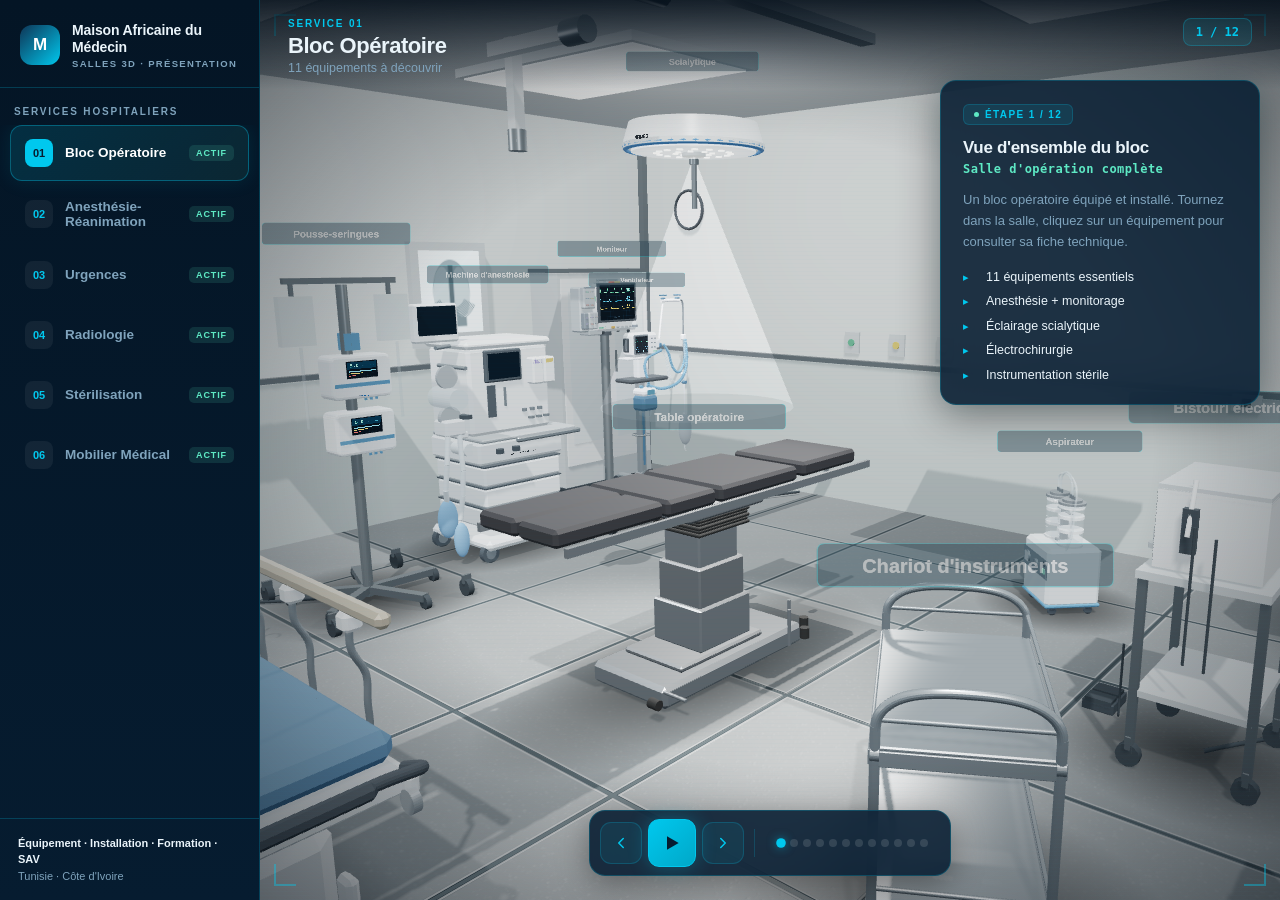
<file: index.html>
<!DOCTYPE html>
<html lang="fr">
<head>
<meta charset="utf-8">
<meta name="viewport" content="width=device-width, initial-scale=1, viewport-fit=cover">
<title>Salles 3D — La Maison Africaine du Médecin</title>
<link rel="icon" href="data:image/svg+xml,%3Csvg xmlns='http://www.w3.org/2000/svg' viewBox='0 0 64 64'%3E%3Crect width='64' height='64' rx='12' fill='%230B141A'/%3E%3Ctext x='32' y='45' font-size='38' font-family='Arial' font-weight='700' text-anchor='middle' fill='%2334D3E0'%3EM%3C/text%3E%3C/svg%3E">
<link rel="stylesheet" href="css/salles.css?v=20261020l">
</head>
<body>

<div class="app">

  <!-- ============ SIDEBAR ============ -->
  <aside class="sidebar">
    <div class="sidebar__brand">
      <div class="sidebar__mark">M</div>
      <div class="sidebar__title">
        Maison Africaine du Médecin
        <small>Salles 3D · Présentation</small>
      </div>
    </div>

    <div class="sidebar__section">Services hospitaliers</div>

    <nav class="sidebar__nav">
      <button class="svc-btn active" data-service="bloc">
        <span class="svc-btn__num">01</span>
        Bloc Opératoire
        <span class="svc-btn__badge">Actif</span>
      </button>

      <button class="svc-btn" data-service="anesthesie">
        <span class="svc-btn__num">02</span>
        Anesthésie-Réanimation
        <span class="svc-btn__badge">Actif</span>
      </button>

      <button class="svc-btn" data-service="urgences">
        <span class="svc-btn__num">03</span>
        Urgences
        <span class="svc-btn__badge">Actif</span>
      </button>

      <button class="svc-btn" data-service="radiologie">
        <span class="svc-btn__num">04</span>
        Radiologie
        <span class="svc-btn__badge">Actif</span>
      </button>

      <button class="svc-btn" data-service="sterilisation">
        <span class="svc-btn__num">05</span>
        Stérilisation
        <span class="svc-btn__badge">Actif</span>
      </button>

      <button class="svc-btn" data-service="mobilier">
        <span class="svc-btn__num">06</span>
        Mobilier Médical
        <span class="svc-btn__badge">Actif</span>
      </button>
    </nav>

    <div class="sidebar__foot">
      <b>Équipement · Installation · Formation · SAV</b><br>
      Tunisie · Côte d'Ivoire
    </div>
  </aside>

  <!-- mobile sidebar backdrop -->
  <div class="sidebar-backdrop"></div>

  <!-- ============ VIEWPORT ============ -->
  <main class="viewport">
    <canvas id="c3d"></canvas>
    <div class="scanlines"></div>

    <!-- HUD corners -->
    <div class="hud-corner tl"></div>
    <div class="hud-corner tr"></div>
    <div class="hud-corner bl"></div>
    <div class="hud-corner br"></div>

    <!-- mobile menu toggle -->
    <button class="menu-toggle" id="menuToggle" aria-label="Menu">
      <svg viewBox="0 0 24 24"><path d="M4 6h16M4 12h16M4 18h16"/></svg>
    </button>

    <!-- top bar -->
    <div class="topbar">
      <div>
        <div class="topbar__num" id="topbarNum">Service 01</div>
        <div class="topbar__title" id="topbarTitle">Bloc Opératoire</div>
        <div class="topbar__sub" id="topbarSub">11 équipements à découvrir</div>
      </div>
      <div class="topbar__count" id="topbarCount">1 / 12</div>
    </div>

    <!-- info panel -->
    <div class="info-panel" id="infoPanel">
      <div class="info-panel__step"><i></i> <span id="infoStep">Étape 1 / 12</span></div>
      <div class="info-panel__title" id="infoTitle">Vue d'ensemble</div>
      <div class="info-panel__model" id="infoModel">Salle d'opération complète</div>
      <p class="info-panel__desc" id="infoDesc">Description…</p>
      <ul class="info-panel__specs" id="infoSpecs"></ul>
    </div>

    <!-- tour controls -->
    <div class="tour-bar">
      <button class="tour-btn" id="btnPrev" title="Précédent">
        <svg viewBox="0 0 24 24"><polyline points="15,18 9,12 15,6"/></svg>
      </button>

      <button class="tour-btn tour-btn--play" id="btnPlay" title="Lecture auto">
        <svg viewBox="0 0 24 24"><polygon points="6,4 20,12 6,20" fill="currentColor" stroke="none"/></svg>
      </button>

      <button class="tour-btn" id="btnNext" title="Suivant">
        <svg viewBox="0 0 24 24"><polyline points="9,18 15,12 9,6"/></svg>
      </button>

      <div class="tour-sep"></div>

      <div class="tour-progress">
        <div class="tour-dots" id="tourDots"></div>
      </div>
    </div>

    <!-- hint -->
    <div class="hint">Cliquez sur un équipement pour l'examiner · ← → pour naviguer · Espace = lecture auto</div>

    <!-- loader -->
    <div class="loader">
      <div class="loader__inner">
        <div class="loader__ring"></div>
        <div class="loader__text">Chargement de la salle…</div>
      </div>
    </div>
  </main>

</div>

<!-- Three.js -->
<script src="vendor/three.min.js"></script>
<script src="vendor/GLTFLoader.js?v=20261104b"></script>
<script src="vendor/OBJLoader.js?v=20261104b"></script>
<!-- App -->
<script src="js/app.js?v=20261104b"></script>

</body>
</html>
</file>
<file: css/salles.css>
/* ============================================================
   SALLES 3D — La Maison Africaine du Médecin
   Style holographique · Présentation clinique
   ============================================================ */

:root {
  --navy: #061C30;
  --navy-2: #0A2946;
  --navy-3: #0E3556;
  --cyan: #00C8EE;
  --cyan-dim: rgba(0, 200, 238, .35);
  --teal: #5EE9C4;
  --white: #EAF4FA;
  --muted: #7FA3BC;
  --panel: rgba(6, 28, 48, .88);
  --panel-border: rgba(0, 200, 238, .22);
  --glass: rgba(255, 255, 255, .04);
  --font: "Segoe UI", Inter, -apple-system, Roboto, Arial, sans-serif;
  --mono: "Consolas", "SF Mono", ui-monospace, monospace;
}

* { box-sizing: border-box; margin: 0; padding: 0; }

html, body {
  width: 100%; height: 100%;
  overflow: hidden;
  font-family: var(--font);
  background: var(--navy);
  color: var(--white);
  -webkit-font-smoothing: antialiased;
}

/* ---- LAYOUT ---- */
.app {
  display: grid;
  grid-template-columns: 260px 1fr;
  grid-template-rows: 100vh;
  width: 100%; height: 100%;
}

/* ---- SIDEBAR ---- */
.sidebar {
  background: linear-gradient(180deg, #041525 0%, #061C30 100%);
  border-right: 1px solid var(--panel-border);
  display: flex; flex-direction: column;
  z-index: 20;
  overflow: hidden;
}

.sidebar__brand {
  padding: 22px 20px 18px;
  border-bottom: 1px solid var(--panel-border);
  display: flex; align-items: center; gap: 12px;
}

.sidebar__mark {
  width: 40px; height: 40px; border-radius: 12px; flex: 0 0 40px;
  background: linear-gradient(135deg, var(--navy-3), var(--cyan));
  display: grid; place-items: center;
  color: #fff; font-weight: 800; font-size: 17px;
}

.sidebar__title {
  font-size: 14px; font-weight: 700; line-height: 1.2; letter-spacing: -.01em;
}
.sidebar__title small {
  display: block; font-size: 9.5px; font-weight: 600;
  letter-spacing: .14em; text-transform: uppercase; color: var(--muted);
  margin-top: 2px;
}

.sidebar__section {
  padding: 18px 14px 8px;
  font-size: 10px; font-weight: 800; letter-spacing: .18em;
  text-transform: uppercase; color: var(--muted);
}

.sidebar__nav { flex: 1; overflow-y: auto; padding: 0 10px 10px; }

.svc-btn {
  display: flex; align-items: center; gap: 12px;
  width: 100%; padding: 13px 14px; margin-bottom: 4px;
  border: 1px solid transparent; border-radius: 12px;
  background: transparent; color: var(--muted);
  font-family: var(--font); font-size: 13.5px; font-weight: 600;
  cursor: pointer; text-align: left;
  transition: all .22s ease;
}

.svc-btn:hover:not(:disabled) {
  background: var(--glass);
  color: var(--white);
  border-color: rgba(0, 200, 238, .15);
}

.svc-btn.active {
  background: linear-gradient(135deg, rgba(0, 200, 238, .14), rgba(94, 233, 196, .08));
  border-color: var(--cyan-dim);
  color: #fff;
  box-shadow: 0 0 20px rgba(0, 200, 238, .1);
}

.svc-btn:disabled {
  opacity: .38; cursor: default;
}

.svc-btn__num {
  width: 28px; height: 28px; flex: 0 0 28px;
  border-radius: 8px;
  background: rgba(255, 255, 255, .06);
  display: grid; place-items: center;
  font-size: 11px; font-weight: 800; color: var(--cyan);
}

.svc-btn.active .svc-btn__num {
  background: var(--cyan);
  color: var(--navy);
}

.svc-btn__badge {
  margin-left: auto;
  font-size: 9px; font-weight: 700; letter-spacing: .1em;
  text-transform: uppercase;
  padding: 3px 7px; border-radius: 5px;
  background: rgba(94, 233, 196, .12); color: var(--teal);
}

.svc-btn:disabled .svc-btn__badge {
  background: rgba(255, 255, 255, .06); color: var(--muted);
}

/* sidebar footer */
.sidebar__foot {
  padding: 16px 18px;
  border-top: 1px solid var(--panel-border);
  font-size: 11px; color: var(--muted); line-height: 1.5;
}
.sidebar__foot b { color: var(--white); }

/* ---- VIEWPORT ---- */
.viewport {
  position: relative;
  overflow: hidden;
  background: var(--navy);
}

.viewport canvas {
  display: block;
  width: 100%; height: 100%;
}

/* vignette overlay */
.viewport::after {
  content: "";
  position: absolute; inset: 0; pointer-events: none;
  background: radial-gradient(ellipse 75% 70% at 50% 50%, transparent 50%, rgba(2, 10, 18, .55) 100%);
  z-index: 1;
}

/* scanlines */
.viewport .scanlines {
  position: absolute; inset: 0; pointer-events: none; z-index: 2; opacity: .35;
  background: repeating-linear-gradient(180deg, transparent 0 3px, rgba(0, 200, 238, .03) 3px 4px);
}

/* HUD corners */
.hud-corner {
  position: absolute; width: 22px; height: 22px; pointer-events: none; z-index: 3;
  border-color: rgba(0, 200, 238, .4); border-style: solid; border-width: 0;
}
.hud-corner.tl { top: 14px; left: 14px; border-top-width: 2px; border-left-width: 2px; }
.hud-corner.tr { top: 14px; right: 14px; border-top-width: 2px; border-right-width: 2px; }
.hud-corner.bl { bottom: 14px; left: 14px; border-bottom-width: 2px; border-left-width: 2px; }
.hud-corner.br { bottom: 14px; right: 14px; border-bottom-width: 2px; border-right-width: 2px; }

/* ---- TOP BAR (room title) ---- */
.topbar {
  position: absolute; top: 0; left: 0; right: 0; z-index: 10;
  padding: 18px 28px 14px;
  display: flex; align-items: flex-start; gap: 16px;
  background: linear-gradient(180deg, rgba(4, 15, 26, .85) 0%, transparent 100%);
  pointer-events: none;
}

.topbar__num {
  font-size: 10px; font-weight: 800; letter-spacing: .18em; text-transform: uppercase;
  color: var(--cyan); margin-bottom: 4px;
}

.topbar__title {
  font-size: 22px; font-weight: 800; letter-spacing: -.02em; line-height: 1.15;
}

.topbar__sub {
  font-size: 12.5px; color: var(--muted); margin-top: 3px; font-weight: 500;
}

.topbar__count {
  margin-left: auto;
  font-family: var(--mono); font-size: 12px; font-weight: 700;
  color: var(--cyan); background: rgba(0, 200, 238, .1);
  border: 1px solid rgba(0, 200, 238, .25);
  padding: 6px 12px; border-radius: 8px;
  white-space: nowrap;
}

/* ---- INFO PANEL (right) ---- */
.info-panel {
  position: absolute; top: 80px; right: 20px; z-index: 10;
  width: 320px;
  background: var(--panel);
  border: 1px solid var(--panel-border);
  border-radius: 16px;
  backdrop-filter: blur(18px);
  -webkit-backdrop-filter: blur(18px);
  padding: 22px 22px 20px;
  box-shadow: 0 8px 40px rgba(0, 0, 0, .45), 0 0 30px rgba(0, 200, 238, .06);
  transform: translateX(20px); opacity: 0;
  transition: all .4s cubic-bezier(.22, 1, .36, 1);
  pointer-events: none;
}

.info-panel.visible {
  transform: translateX(0); opacity: 1;
  pointer-events: auto;
}

.info-panel__step {
  display: inline-flex; align-items: center; gap: 6px;
  font-size: 10px; font-weight: 800; letter-spacing: .14em; text-transform: uppercase;
  color: var(--cyan);
  background: rgba(0, 200, 238, .1);
  border: 1px solid rgba(0, 200, 238, .2);
  padding: 4px 10px; border-radius: 6px;
  margin-bottom: 12px;
}

.info-panel__step i {
  width: 5px; height: 5px; border-radius: 50%;
  background: var(--teal); font-style: normal;
}

.info-panel__title {
  font-size: 17px; font-weight: 800; letter-spacing: -.02em; line-height: 1.25;
  margin-bottom: 4px;
}

.info-panel__model {
  font-family: var(--mono); font-size: 12px; font-weight: 700;
  color: var(--teal); letter-spacing: .04em;
  margin-bottom: 14px;
}

.info-panel__desc {
  font-size: 13px; color: var(--muted); line-height: 1.6;
  margin-bottom: 16px;
}

.info-panel__specs {
  list-style: none; display: grid; gap: 7px;
}

.info-panel__specs li {
  display: flex; align-items: flex-start; gap: 9px;
  font-size: 12.5px; color: var(--white); line-height: 1.4;
}

.info-panel__specs li::before {
  content: "▸"; color: var(--cyan); font-size: 11px; flex: 0 0 14px; margin-top: 1px;
}

/* ---- TOUR CONTROLS ---- */
.tour-bar {
  position: absolute; bottom: 24px; left: 50%; transform: translateX(-50%);
  z-index: 10;
  display: flex; align-items: center; gap: 6px;
  background: var(--panel);
  border: 1px solid var(--panel-border);
  border-radius: 16px;
  backdrop-filter: blur(18px);
  -webkit-backdrop-filter: blur(18px);
  padding: 8px 10px;
  box-shadow: 0 8px 32px rgba(0, 0, 0, .4);
}

.tour-btn {
  display: grid; place-items: center;
  width: 42px; height: 42px;
  border: 1px solid rgba(0, 200, 238, .2);
  border-radius: 11px;
  background: rgba(0, 200, 238, .08);
  color: var(--cyan);
  cursor: pointer;
  transition: all .18s ease;
}

.tour-btn:hover {
  background: rgba(0, 200, 238, .18);
  border-color: rgba(0, 200, 238, .45);
  box-shadow: 0 0 14px rgba(0, 200, 238, .2);
}

.tour-btn:active { transform: scale(.93); }

.tour-btn svg {
  width: 18px; height: 18px;
  stroke: currentColor; fill: none;
  stroke-width: 2; stroke-linecap: round; stroke-linejoin: round;
}

.tour-btn--play {
  width: 48px; height: 48px;
  background: linear-gradient(135deg, var(--cyan), #00A8C8);
  border-color: var(--cyan);
  color: var(--navy);
  box-shadow: 0 0 20px rgba(0, 200, 238, .3);
}

.tour-btn--play:hover {
  box-shadow: 0 0 30px rgba(0, 200, 238, .5);
}

.tour-btn--play svg { width: 20px; height: 20px; }

.tour-sep {
  width: 1px; height: 28px;
  background: rgba(0, 200, 238, .18);
  margin: 0 4px;
}

.tour-progress {
  display: flex; align-items: center; gap: 10px;
  padding: 0 12px;
}

.tour-dots { display: flex; gap: 5px; }

.tour-dot {
  width: 8px; height: 8px; border-radius: 50%;
  background: rgba(255, 255, 255, .12);
  border: none; cursor: pointer; padding: 0;
  transition: all .22s ease;
}

.tour-dot:hover { background: rgba(0, 200, 238, .4); }

.tour-dot.active {
  background: var(--cyan);
  box-shadow: 0 0 8px rgba(0, 200, 238, .5);
  transform: scale(1.2);
}

.tour-dot.done { background: rgba(94, 233, 196, .45); }

/* ---- LOADING ---- */
.loader {
  position: absolute; inset: 0; z-index: 50;
  display: grid; place-items: center;
  background: var(--navy);
  transition: opacity .5s ease;
}

.loader.hidden { opacity: 0; pointer-events: none; }

.loader__inner { text-align: center; }

.loader__ring {
  width: 52px; height: 52px; margin: 0 auto 18px;
  border: 3px solid rgba(0, 200, 238, .15);
  border-top-color: var(--cyan);
  border-radius: 50%;
  animation: spin 1s linear infinite;
}

@keyframes spin { to { transform: rotate(360deg); } }

.loader__text {
  font-size: 13px; font-weight: 600; color: var(--muted);
  letter-spacing: .08em; text-transform: uppercase;
}

/* ---- MOBILE ---- */
@media (max-width: 900px) {
  .app { grid-template-columns: 1fr; }
  .sidebar {
    position: fixed; top: 0; left: 0; bottom: 0; width: 260px;
    transform: translateX(-100%); transition: transform .3s ease;
    z-index: 100;
  }
  .sidebar.open { transform: translateX(0); }
  .info-panel { width: 280px; right: 12px; top: 70px; padding: 16px; }
  .topbar { padding: 14px 16px 10px; }
  .topbar__title { font-size: 17px; }
  .menu-toggle {
    display: grid !important;
  }
}

.menu-toggle {
  display: none;
  position: absolute; top: 16px; left: 16px; z-index: 30;
  width: 42px; height: 42px;
  border: 1px solid var(--panel-border); border-radius: 11px;
  background: var(--panel); color: var(--cyan);
  place-items: center; cursor: pointer;
  backdrop-filter: blur(12px);
}
.menu-toggle svg { width: 20px; height: 20px; stroke: currentColor; fill: none; stroke-width: 2; }

/* sidebar backdrop on mobile */
.sidebar-backdrop {
  display: none;
  position: fixed; inset: 0; z-index: 90;
  background: rgba(0, 0, 0, .5);
}
.sidebar-backdrop.visible { display: block; }

/* ---- HINT ---- */
.hint {
  position: absolute; bottom: 84px; left: 50%; transform: translateX(-50%);
  z-index: 5;
  font-size: 11.5px; color: rgba(127, 163, 188, .7);
  letter-spacing: .06em;
  pointer-events: none;
  animation: hintfade 4s ease forwards;
  animation-delay: 3s;
  white-space: nowrap;
}
@keyframes hintfade { to { opacity: 0; } }

/* ---- RESPONSIVE INFO PANEL ---- */
@media (max-width: 640px) {
  .info-panel {
    left: 12px; right: 12px; width: auto;
    top: auto; bottom: 90px;
    max-height: 38vh; overflow-y: auto;
  }
  .tour-bar { bottom: 16px; padding: 6px 8px; }
  .tour-btn { width: 38px; height: 38px; }
  .tour-btn--play { width: 44px; height: 44px; }
  .tour-progress { display: none; }
}
</file>
